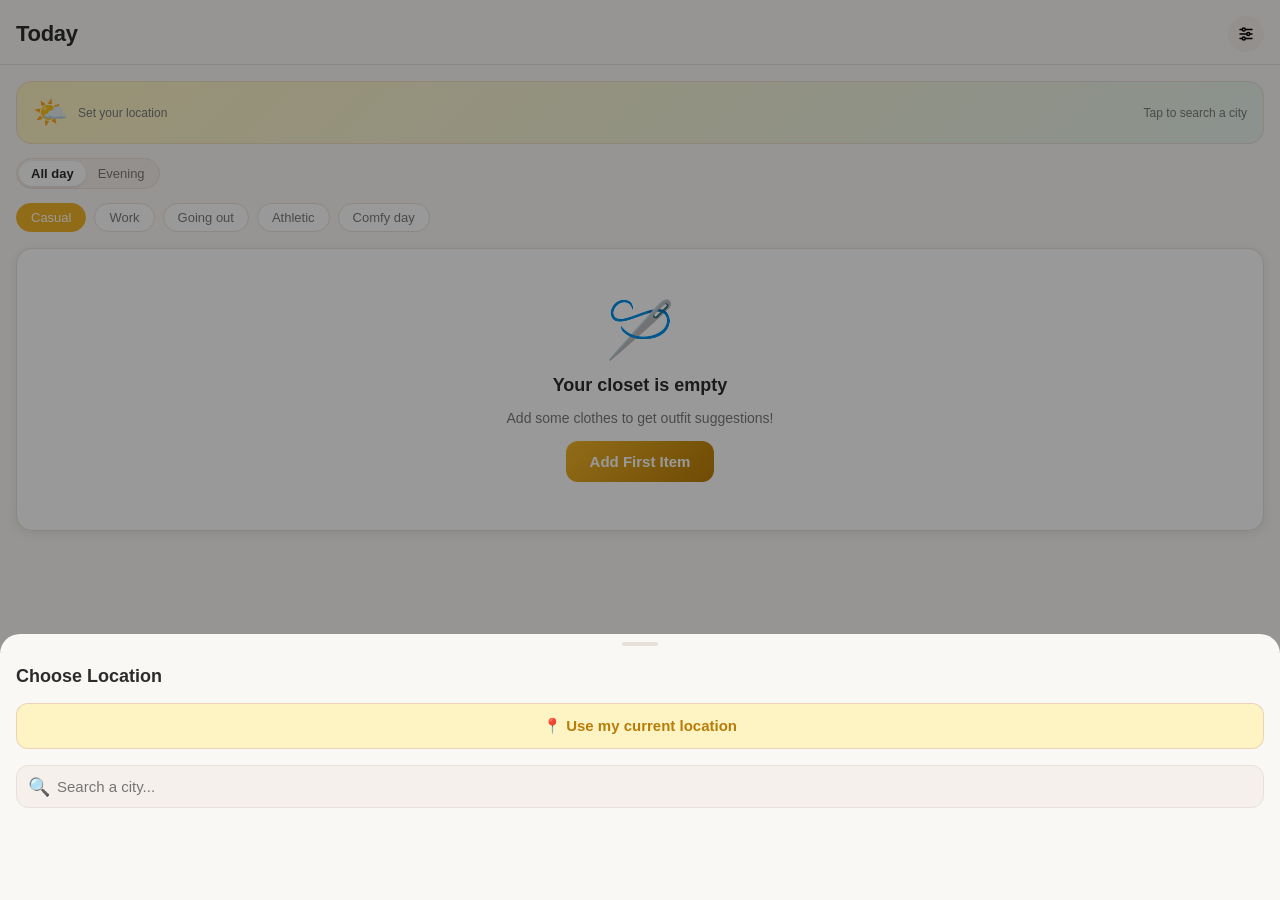
<file: index.html>
<!DOCTYPE html>
<html lang="en">
<head>
  <meta charset="UTF-8">
  <meta name="viewport" content="width=device-width, initial-scale=1.0, maximum-scale=1.0, user-scalable=no, viewport-fit=cover">
  <meta name="mobile-web-app-capable" content="yes">
  <meta name="apple-mobile-web-app-capable" content="yes">
  <meta name="apple-mobile-web-app-status-bar-style" content="default">
  <meta name="apple-mobile-web-app-title" content="Wardrobe">
  <meta name="theme-color" content="#F0B429">
  <title>Wardrobe Assistant</title>
  <link rel="icon" href="data:image/svg+xml,<svg xmlns='http://www.w3.org/2000/svg' viewBox='0 0 100 100'><rect width='100' height='100' rx='22' fill='%23F0B429'/><ellipse cx='50' cy='42' rx='21' ry='24' fill='none' stroke='white' stroke-width='4.5'/><ellipse cx='43' cy='34' rx='5' ry='3' fill='white' opacity='0.45' transform='rotate(-25 43 34)'/><rect x='45' y='65' width='10' height='6' rx='3' fill='white'/><rect x='41' y='69' width='18' height='23' rx='9' fill='white'/><path d='M18 26 L20 32 L26 34 L20 36 L18 42 L16 36 L10 34 L16 32 Z' fill='white'/><path d='M79 18 L80 22 L84 23 L80 24 L79 28 L78 24 L74 23 L78 22 Z' fill='white'/><path d='M84 54 L85 57 L88 58 L85 59 L84 62 L83 59 L80 58 L83 57 Z' fill='white'/></svg>">
  <link rel="manifest" href="manifest.json">
  <link rel="stylesheet" href="styles.css">
</head>
<body>
  <div id="app">

    <!-- ── Today Screen ── -->
    <div class="screen active" data-screen="today">
      <div class="screen-header">
        <h1>Today</h1>
        <button class="header-action" data-screen="settings" title="Settings">
          <svg width="18" height="18" viewBox="0 0 24 24" fill="none" stroke="currentColor" stroke-width="2" stroke-linecap="round" stroke-linejoin="round">
            <path d="M4 6h16M4 12h16M4 18h16"/>
            <circle cx="9" cy="6" r="2" fill="var(--surface2)" stroke="currentColor" stroke-width="2"/>
            <circle cx="15" cy="12" r="2" fill="var(--surface2)" stroke="currentColor" stroke-width="2"/>
            <circle cx="9" cy="18" r="2" fill="var(--surface2)" stroke="currentColor" stroke-width="2"/>
          </svg>
        </button>
      </div>

      <!-- Weather bar -->
      <div id="weather-bar">
        <div class="weather-left">
          <div class="weather-emoji">🌤️</div>
          <div class="weather-info">
            <div class="weather-temp">--°F</div>
            <div class="weather-desc">Loading…</div>
          </div>
        </div>
        <div>
          <div class="weather-location">📍 Detecting…</div>
          <div class="weather-change">Change ›</div>
        </div>
      </div>

      <!-- Weather alert -->
      <div id="weather-alert" class="weather-alert hidden"></div>

      <!-- Forecast window -->
      <div class="forecast-row">
        <div class="window-toggle">
          <button class="window-btn" data-window="day">All day</button>
          <button class="window-btn" data-window="evening">Evening</button>
        </div>
        <div class="forecast-range" id="forecast-range"></div>
      </div>

      <!-- Occasion selector -->
      <div class="occasion-bar">
        <button class="occasion-chip active" data-occasion="casual">Casual</button>
        <button class="occasion-chip" data-occasion="work">Work</button>
        <button class="occasion-chip" data-occasion="going out">Going out</button>
        <button class="occasion-chip" data-occasion="athletic">Athletic</button>
        <button class="occasion-chip" data-occasion="comfy">Comfy day</button>
      </div>

      <!-- Outfit card -->
      <div id="outfit-card" style="margin:14px 16px 0">
        <div class="empty-state">
          <div class="empty-icon">✨</div>
          <p>Loading your outfit…</p>
        </div>
      </div>
    </div>

    <!-- ── Closet Screen ── -->
    <div class="screen" data-screen="closet">
      <div class="screen-header"><h1>My Closet</h1><div></div></div>
    </div>

    <!-- ── History Screen ── -->
    <div class="screen" data-screen="history">
      <div class="screen-header"><h1>History</h1><div></div></div>
    </div>

    <!-- ── Settings Screen ── -->
    <div class="screen" data-screen="settings">
      <div class="screen-header"><h1>Settings</h1><div></div></div>
    </div>

    <!-- ── Add Item Screen (overlay) ── -->
    <div id="add-screen" class="screen" style="position:fixed;inset:0;z-index:50;background:var(--bg)"></div>

    <!-- ── Bottom Nav ── -->
    <nav id="nav">
      <button class="nav-btn active" data-screen="today">
        <span class="nav-icon">
          <svg width="22" height="22" viewBox="0 0 24 24" fill="none" stroke="currentColor" stroke-width="2" stroke-linecap="round">
            <circle cx="12" cy="12" r="4"/>
            <path d="M12 2v2m0 16v2M4.22 4.22l1.42 1.42m12.72 12.72 1.42 1.42M2 12h2m16 0h2M4.22 19.78l1.42-1.42M18.36 5.64l1.42-1.42"/>
          </svg>
        </span>
        <span class="nav-label">Today</span>
      </button>
      <button class="nav-btn" data-screen="closet">
        <span class="nav-icon">
          <svg width="22" height="22" viewBox="0 0 24 24" fill="none" stroke="currentColor" stroke-width="2" stroke-linecap="round" stroke-linejoin="round">
            <path d="M12 3.5a2 2 0 0 1 2 2"/>
            <line x1="12" y1="5.5" x2="12" y2="8.5"/>
            <path d="M12 8.5L3 18h18L12 8.5z"/>
          </svg>
        </span>
        <span class="nav-label">Closet</span>
      </button>
      <button class="nav-add" id="nav-add" title="Add item">＋</button>
      <button class="nav-btn" data-screen="history">
        <span class="nav-icon">
          <svg width="22" height="22" viewBox="0 0 24 24" fill="none" stroke="currentColor" stroke-width="2" stroke-linecap="round" stroke-linejoin="round">
            <rect x="3" y="4" width="18" height="18" rx="3"/>
            <path d="M16 2v4M8 2v4M3 10h18"/>
          </svg>
        </span>
        <span class="nav-label">History</span>
      </button>
      <button class="nav-btn" data-screen="settings">
        <span class="nav-icon">
          <svg width="22" height="22" viewBox="0 0 24 24" fill="none" stroke="currentColor" stroke-width="2" stroke-linecap="round">
            <path d="M4 6h16M4 12h16M4 18h16"/>
            <circle cx="9" cy="6" r="2.5" fill="var(--bg)" stroke="currentColor" stroke-width="2"/>
            <circle cx="15" cy="12" r="2.5" fill="var(--bg)" stroke="currentColor" stroke-width="2"/>
            <circle cx="9" cy="18" r="2.5" fill="var(--bg)" stroke="currentColor" stroke-width="2"/>
          </svg>
        </span>
        <span class="nav-label">Settings</span>
      </button>
    </nav>

  </div>

  <script type="module" src="js/app.js"></script>
</body>
</html>
</file>
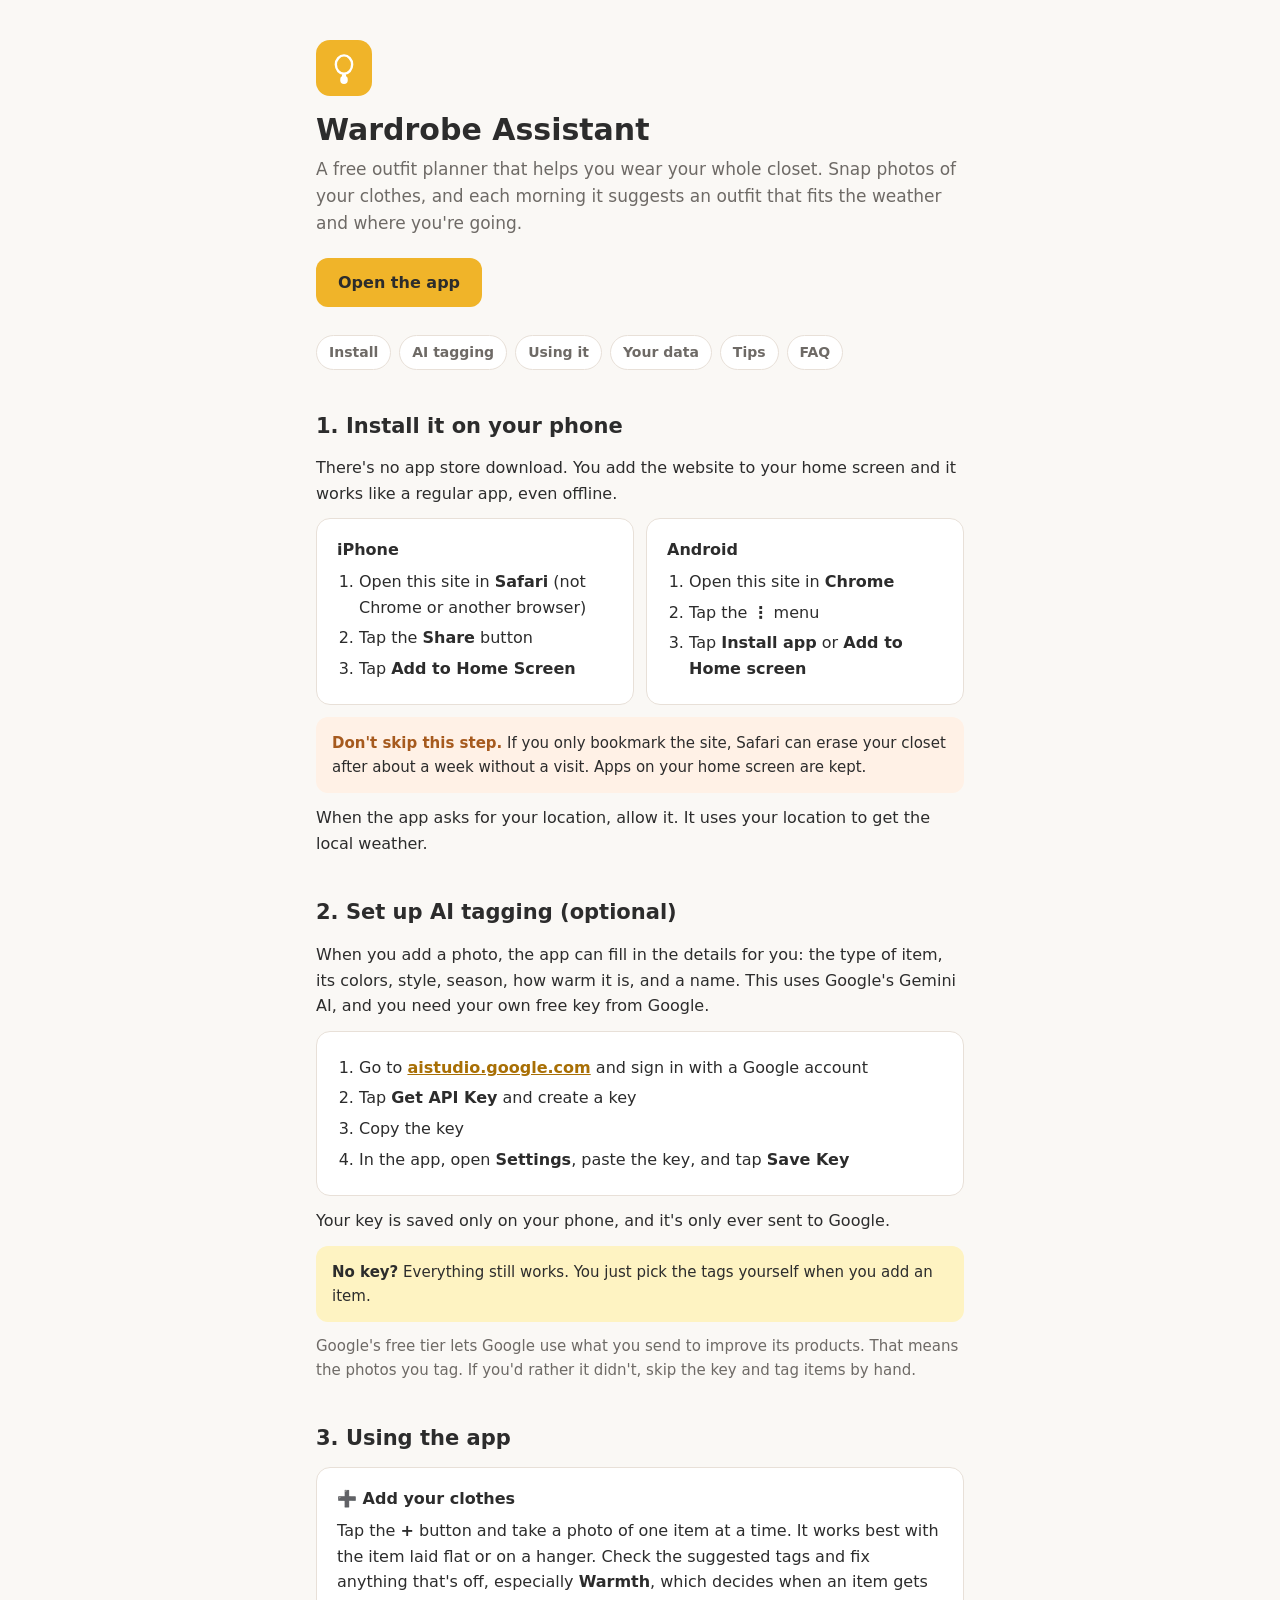
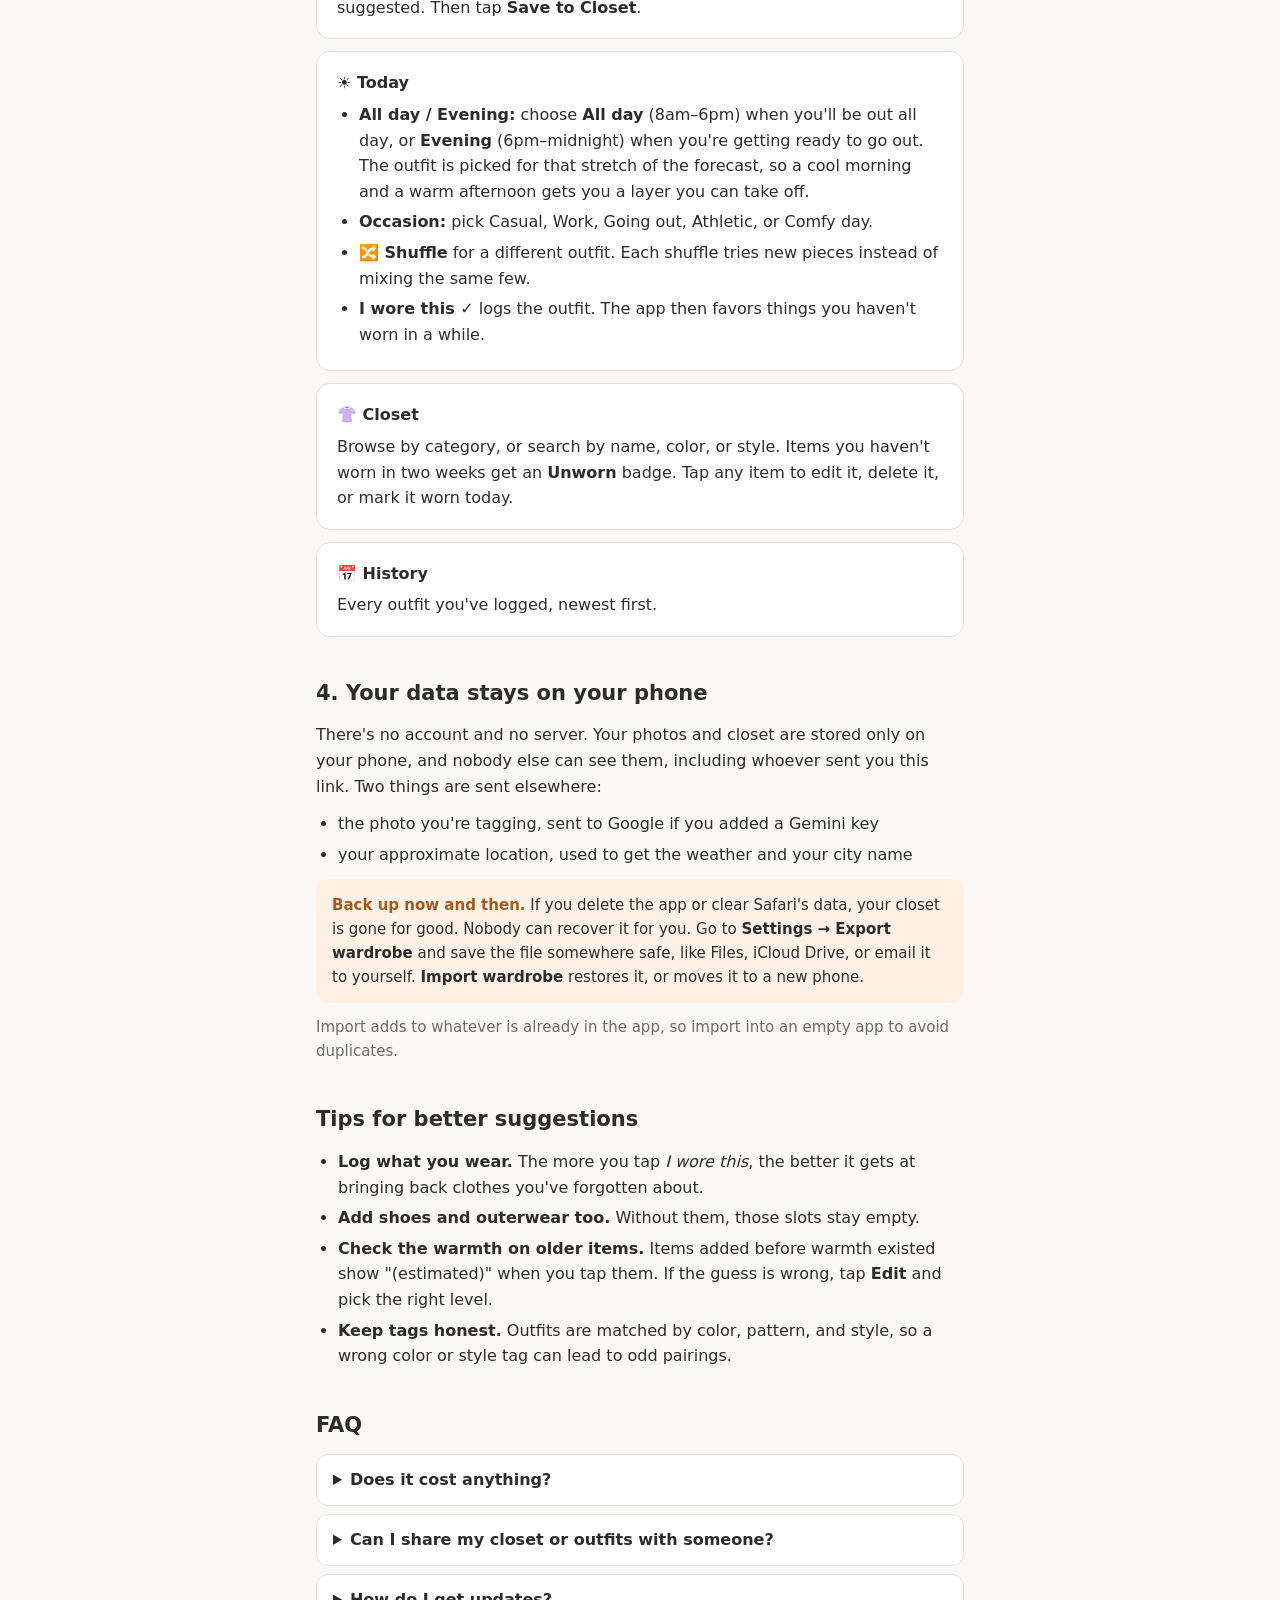
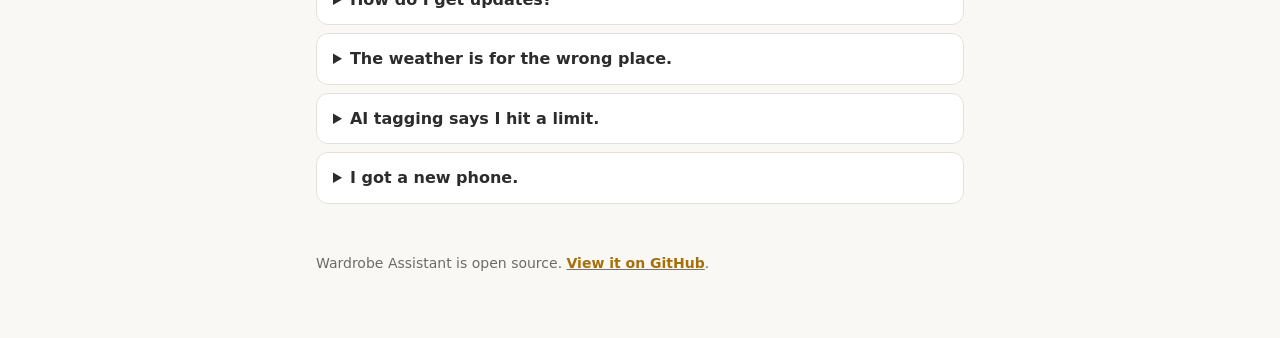
<file: help.html>
<!doctype html>
<html lang="en">
<head>
<meta charset="utf-8">
<meta name="viewport" content="width=device-width, initial-scale=1">
<title>Wardrobe Assistant Guide</title>
<meta name="description" content="How to install and use Wardrobe Assistant, a free outfit planner that keeps your closet on your own phone.">
<link rel="icon" href="data:image/svg+xml,<svg xmlns='http://www.w3.org/2000/svg' viewBox='0 0 100 100'><rect width='100' height='100' rx='22' fill='%23F0B429'/><ellipse cx='50' cy='42' rx='21' ry='24' fill='none' stroke='white' stroke-width='4.5'/><rect x='45' y='65' width='10' height='6' rx='3' fill='white'/><rect x='41' y='69' width='18' height='23' rx='9' fill='white'/></svg>">
<style>
  :root {
    --bg: #FAF8F5; --surface: #FFFFFF; --border: #E8E0D8; --text: #2C2C2C; --text2: #6E6A66;
    --primary: #F0B429; --primary-dark: #A86F05; --primary-light: #FEF3C2;
    --warn-bg: #FFF1E6; --warn: #A65A1E; --code-bg: #F2EDE7;
  }
  @media (prefers-color-scheme: dark) {
    :root:not([data-theme="light"]) {
      --bg: #1B1A18; --surface: #252320; --border: #3A3632; --text: #EDE9E4; --text2: #A8A29C;
      --primary: #F0B429; --primary-dark: #F0B429; --primary-light: #3A2F12;
      --warn-bg: #3A2617; --warn: #F0A868; --code-bg: #322F2B;
    }
  }
  :root[data-theme="dark"] {
    --bg: #1B1A18; --surface: #252320; --border: #3A3632; --text: #EDE9E4; --text2: #A8A29C;
    --primary: #F0B429; --primary-dark: #F0B429; --primary-light: #3A2F12;
    --warn-bg: #3A2617; --warn: #F0A868; --code-bg: #322F2B;
  }
  * { box-sizing: border-box; }
  body {
    margin: 0; background: var(--bg); color: var(--text);
    font: 16px/1.6 -apple-system, BlinkMacSystemFont, "Segoe UI", system-ui, sans-serif;
  }
  main { max-width: 680px; margin: 0 auto; padding: 40px 16px 64px; }
  header { margin-bottom: 28px; }
  .logo { width: 56px; height: 56px; border-radius: 14px; background: var(--primary); display: flex; align-items: center; justify-content: center; margin-bottom: 16px; }
  h1 { font-size: 30px; line-height: 1.2; margin: 0 0 8px; }
  .lede { color: var(--text2); margin: 0 0 20px; font-size: 17px; }
  .cta {
    display: inline-block; background: var(--primary); color: #2C2C2C; text-decoration: none;
    font-weight: 700; padding: 12px 22px; border-radius: 12px;
  }
  nav.toc { display: flex; flex-wrap: wrap; gap: 8px; margin: 24px 0 32px; }
  nav.toc a {
    font-size: 14px; color: var(--text2); text-decoration: none; padding: 5px 12px;
    border: 1.5px solid var(--border); border-radius: 20px; background: var(--surface);
  }
  h2 { font-size: 21px; margin: 40px 0 12px; scroll-margin-top: 16px; }
  h3 { font-size: 16px; margin: 0 0 6px; }
  p { margin: 0 0 12px; }
  ul, ol { margin: 0 0 12px; padding-left: 22px; }
  li { margin: 5px 0; }
  a { color: var(--primary-dark); font-weight: 600; overflow-wrap: anywhere; }
  code { font: 14px ui-monospace, SFMono-Regular, Menlo, monospace; background: var(--code-bg); padding: 1px 6px; border-radius: 5px; }
  .card { background: var(--surface); border: 1px solid var(--border); border-radius: 14px; padding: 18px 20px; margin-bottom: 12px; }
  .grid { display: grid; grid-template-columns: repeat(auto-fit, minmax(240px, 1fr)); gap: 12px; margin-bottom: 12px; }
  .grid .card { margin-bottom: 0; }
  .card ol, .card ul, .card p:last-child { margin-bottom: 0; }
  .callout { border-radius: 12px; padding: 14px 16px; margin: 12px 0; font-size: 15px; }
  .callout.tip { background: var(--primary-light); }
  .callout.warn { background: var(--warn-bg); }
  .callout.warn strong:first-child { color: var(--warn); }
  details { background: var(--surface); border: 1px solid var(--border); border-radius: 12px; padding: 12px 16px; margin-bottom: 8px; }
  summary { font-weight: 600; cursor: pointer; }
  details p { margin: 10px 0 0; }
  footer { margin-top: 48px; color: var(--text2); font-size: 14px; }
</style>
</head>
<body>
<main>
  <header>
    <div class="logo" aria-hidden="true">
      <svg width="34" height="34" viewBox="0 0 100 100"><ellipse cx="50" cy="40" rx="24" ry="27" fill="none" stroke="white" stroke-width="7"/><rect x="44" y="68" width="12" height="8" rx="3" fill="white"/><rect x="39" y="73" width="22" height="24" rx="11" fill="white"/></svg>
    </div>
    <h1>Wardrobe Assistant</h1>
    <p class="lede">A free outfit planner that helps you wear your whole closet. Snap photos of your clothes, and each morning it suggests an outfit that fits the weather and where you're going.</p>
    <a class="cta" href="./">Open the app</a>
  </header>

  <nav class="toc" aria-label="Contents">
    <a href="#install">Install</a>
    <a href="#ai-tagging">AI tagging</a>
    <a href="#using">Using it</a>
    <a href="#data">Your data</a>
    <a href="#tips">Tips</a>
    <a href="#faq">FAQ</a>
  </nav>

  <h2 id="install">1. Install it on your phone</h2>
  <p>There's no app store download. You add the website to your home screen and it works like a regular app, even offline.</p>
  <div class="grid">
    <div class="card">
      <h3>iPhone</h3>
      <ol>
        <li>Open this site in <strong>Safari</strong> (not Chrome or another browser)</li>
        <li>Tap the <strong>Share</strong> button</li>
        <li>Tap <strong>Add to Home Screen</strong></li>
      </ol>
    </div>
    <div class="card">
      <h3>Android</h3>
      <ol>
        <li>Open this site in <strong>Chrome</strong></li>
        <li>Tap the <strong>⋮</strong> menu</li>
        <li>Tap <strong>Install app</strong> or <strong>Add to Home screen</strong></li>
      </ol>
    </div>
  </div>
  <div class="callout warn"><strong>Don't skip this step.</strong> If you only bookmark the site, Safari can erase your closet after about a week without a visit. Apps on your home screen are kept.</div>
  <p>When the app asks for your location, allow it. It uses your location to get the local weather.</p>

  <h2 id="ai-tagging">2. Set up AI tagging (optional)</h2>
  <p>When you add a photo, the app can fill in the details for you: the type of item, its colors, style, season, how warm it is, and a name. This uses Google's Gemini AI, and you need your own free key from Google.</p>
  <div class="card">
    <ol>
      <li>Go to <a href="https://aistudio.google.com">aistudio.google.com</a> and sign in with a Google account</li>
      <li>Tap <strong>Get API Key</strong> and create a key</li>
      <li>Copy the key</li>
      <li>In the app, open <strong>Settings</strong>, paste the key, and tap <strong>Save Key</strong></li>
    </ol>
  </div>
  <p>Your key is saved only on your phone, and it's only ever sent to Google.</p>
  <div class="callout tip"><strong>No key?</strong> Everything still works. You just pick the tags yourself when you add an item.</div>
  <p style="font-size:15px;color:var(--text2)">Google's free tier lets Google use what you send to improve its products. That means the photos you tag. If you'd rather it didn't, skip the key and tag items by hand.</p>

  <h2 id="using">3. Using the app</h2>
  <div class="card">
    <h3>➕ Add your clothes</h3>
    <p>Tap the <strong>+</strong> button and take a photo of one item at a time. It works best with the item laid flat or on a hanger. Check the suggested tags and fix anything that's off, especially <strong>Warmth</strong>, which decides when an item gets suggested. Then tap <strong>Save to Closet</strong>.</p>
  </div>
  <div class="card">
    <h3>☀️ Today</h3>
    <ul>
      <li><strong>All day / Evening:</strong> choose <strong>All day</strong> (8am–6pm) when you'll be out all day, or <strong>Evening</strong> (6pm–midnight) when you're getting ready to go out. The outfit is picked for that stretch of the forecast, so a cool morning and a warm afternoon gets you a layer you can take off.</li>
      <li><strong>Occasion:</strong> pick Casual, Work, Going out, Athletic, or Comfy day.</li>
      <li><strong>🔀 Shuffle</strong> for a different outfit. Each shuffle tries new pieces instead of mixing the same few.</li>
      <li><strong>I wore this ✓</strong> logs the outfit. The app then favors things you haven't worn in a while.</li>
    </ul>
  </div>
  <div class="card">
    <h3>👚 Closet</h3>
    <p>Browse by category, or search by name, color, or style. Items you haven't worn in two weeks get an <strong>Unworn</strong> badge. Tap any item to edit it, delete it, or mark it worn today.</p>
  </div>
  <div class="card">
    <h3>📅 History</h3>
    <p>Every outfit you've logged, newest first.</p>
  </div>

  <h2 id="data">4. Your data stays on your phone</h2>
  <p>There's no account and no server. Your photos and closet are stored only on your phone, and nobody else can see them, including whoever sent you this link. Two things are sent elsewhere:</p>
  <ul>
    <li>the photo you're tagging, sent to Google if you added a Gemini key</li>
    <li>your approximate location, used to get the weather and your city name</li>
  </ul>
  <div class="callout warn"><strong>Back up now and then.</strong> If you delete the app or clear Safari's data, your closet is gone for good. Nobody can recover it for you. Go to <strong>Settings → Export wardrobe</strong> and save the file somewhere safe, like Files, iCloud Drive, or email it to yourself. <strong>Import wardrobe</strong> restores it, or moves it to a new phone.</div>
  <p style="font-size:15px;color:var(--text2)">Import adds to whatever is already in the app, so import into an empty app to avoid duplicates.</p>

  <h2 id="tips">Tips for better suggestions</h2>
  <ul>
    <li><strong>Log what you wear.</strong> The more you tap <em>I wore this</em>, the better it gets at bringing back clothes you've forgotten about.</li>
    <li><strong>Add shoes and outerwear too.</strong> Without them, those slots stay empty.</li>
    <li><strong>Check the warmth on older items.</strong> Items added before warmth existed show "(estimated)" when you tap them. If the guess is wrong, tap <strong>Edit</strong> and pick the right level.</li>
    <li><strong>Keep tags honest.</strong> Outfits are matched by color, pattern, and style, so a wrong color or style tag can lead to odd pairings.</li>
  </ul>

  <h2 id="faq">FAQ</h2>
  <details>
    <summary>Does it cost anything?</summary>
    <p>No. The app is free, and the free Gemini key is plenty for tagging a closet.</p>
  </details>
  <details>
    <summary>Can I share my closet or outfits with someone?</summary>
    <p>Not yet. Each person's closet lives only on their own phone.</p>
  </details>
  <details>
    <summary>How do I get updates?</summary>
    <p>They happen automatically. If something new doesn't show up, close the app fully and open it again.</p>
  </details>
  <details>
    <summary>The weather is for the wrong place.</summary>
    <p>Tap the location in the weather bar on the Today screen to search for a city, or to switch back to your current location.</p>
  </details>
  <details>
    <summary>AI tagging says I hit a limit.</summary>
    <p>The free key allows a limited number of requests. The app waits and retries automatically. If it still fails, try again later or tag the item by hand.</p>
  </details>
  <details>
    <summary>I got a new phone.</summary>
    <p>On the old phone, go to <strong>Settings → Export wardrobe</strong>. Move that file to the new phone, install the app there, and use <strong>Settings → Import wardrobe</strong>.</p>
  </details>

  <footer>
    Wardrobe Assistant is open source. <a href="https://github.com/sarah-glomski/wardrobe-assistant">View it on GitHub</a>.
  </footer>
</main>
</body>
</html>
</file>
<file: styles.css>
/* ── Variables ── */
:root {
  --bg: #FAF8F5;
  --surface: #FFFFFF;
  --surface2: #F5F0EC;
  --border: #E8E0D8;
  --primary: #F0B429;
  --primary-dark: #B87C08;
  --primary-light: #FEF3C2;
  --accent: #A8C4B5;
  --text: #2C2C2C;
  --text2: #7A7A7A;
  --text3: #ADADAD;
  --warning: #E8A055;
  --danger: #D96060;
  --radius: 16px;
  --radius-sm: 10px;
  --shadow: 0 2px 12px rgba(0,0,0,0.08);
  --shadow-lg: 0 8px 32px rgba(0,0,0,0.12);
  --nav-h: 72px;
  --safe-bottom: env(safe-area-inset-bottom, 0px);
  --header-h: 60px;
}

/* ── Reset ── */
*, *::before, *::after { box-sizing: border-box; margin: 0; padding: 0; }
html, body { height: 100%; overflow: hidden; }
body { font-family: -apple-system, BlinkMacSystemFont, 'Segoe UI', sans-serif; background: var(--bg); color: var(--text); -webkit-font-smoothing: antialiased; }
button { cursor: pointer; border: none; background: none; font: inherit; }
input, select, textarea { font: inherit; }
img { display: block; }
a { color: inherit; text-decoration: none; }

/* ── App Shell ── */
#app { height: 100vh; height: 100dvh; display: flex; flex-direction: column; }

/* ── Screens ── */
.screen { display: none; flex: 1; overflow-y: auto; padding-bottom: calc(var(--nav-h) + var(--safe-bottom) + 16px); }
.screen.active { display: block; }
.screen-inner { padding: 0 16px 16px; }

/* ── Header ── */
.screen-header {
  position: sticky; top: 0; z-index: 10;
  background: var(--bg); padding: 16px 16px 12px;
  display: flex; align-items: center; justify-content: space-between;
  border-bottom: 1px solid var(--border);
}
.screen-header h1 { font-size: 22px; font-weight: 700; letter-spacing: -0.3px; }
.header-action { width: 36px; height: 36px; border-radius: 50%; background: var(--surface2); display: flex; align-items: center; justify-content: center; font-size: 18px; }

/* ── Bottom Nav ── */
#nav {
  height: calc(var(--nav-h) + var(--safe-bottom));
  padding-bottom: var(--safe-bottom);
  background: var(--surface);
  border-top: 1px solid var(--border);
  display: flex; align-items: center; justify-content: space-around;
  padding-left: 8px; padding-right: 8px; flex-shrink: 0;
  position: relative; z-index: 20;
}
.nav-btn {
  display: flex; flex-direction: column; align-items: center; gap: 2px;
  padding: 6px 16px; border-radius: 12px;
  color: var(--text3); transition: color 0.15s, background 0.15s;
  min-width: 60px;
}
.nav-btn .nav-icon { width: 22px; height: 22px; display: flex; align-items: center; justify-content: center; }
.nav-btn .nav-icon svg { display: block; }
.nav-btn .nav-label { font-size: 10px; font-weight: 600; letter-spacing: 0.3px; text-transform: uppercase; }
.nav-btn.active { color: var(--primary-dark); }
.nav-btn.active .nav-icon { filter: none; }

.nav-add {
  width: 54px; height: 54px; border-radius: 50%;
  background: linear-gradient(135deg, var(--primary), var(--primary-dark));
  display: flex; align-items: center; justify-content: center;
  box-shadow: 0 4px 16px rgba(196,135,154,0.45);
  font-size: 28px; color: white; margin-top: -16px;
  transition: transform 0.15s, box-shadow 0.15s;
}
.nav-add:active { transform: scale(0.94); box-shadow: 0 2px 8px rgba(196,135,154,0.35); }

/* ── Weather Bar ── */
#weather-bar {
  background: linear-gradient(135deg, var(--primary-light), #E8F2EC);
  border-radius: var(--radius); padding: 14px 16px;
  display: flex; align-items: center; justify-content: space-between;
  margin: 16px 16px 0; cursor: pointer;
  border: 1px solid rgba(196,135,154,0.2);
}
.weather-left { display: flex; align-items: center; gap: 10px; }
.weather-emoji { font-size: 28px; }
.weather-info { display: flex; flex-direction: column; gap: 1px; }
.weather-temp { font-size: 20px; font-weight: 700; }
.weather-desc { font-size: 12px; color: var(--text2); }
.weather-location { font-size: 12px; color: var(--text2); display: flex; align-items: center; gap: 4px; justify-content: flex-end; }
.weather-change { font-size: 12px; color: var(--primary-dark); font-weight: 600; text-align: right; }

/* ── Weather Alert ── */
.weather-alert {
  margin: 8px 16px 0;
  background: rgba(232,160,85,0.12); border: 1px solid rgba(232,160,85,0.3);
  border-radius: var(--radius-sm); padding: 8px 12px;
  font-size: 13px; color: var(--warning); display: flex; gap: 6px; align-items: center;
}

/* ── Forecast Window ── */
.forecast-row { display: flex; align-items: center; justify-content: space-between; gap: 10px; margin: 14px 16px 0; }
.window-toggle { display: flex; background: var(--surface2); border: 1.5px solid var(--border); border-radius: 20px; padding: 2px; flex-shrink: 0; }
.window-btn { padding: 5px 12px; border-radius: 18px; font-size: 13px; font-weight: 500; color: var(--text2); transition: all 0.15s; }
.window-btn.active { background: var(--surface); color: var(--text); font-weight: 600; box-shadow: 0 1px 3px rgba(0,0,0,0.1); }
.forecast-range { font-size: 12px; color: var(--text2); text-align: right; }

/* ── Occasion Bar ── */
.occasion-bar { display: flex; gap: 8px; margin: 14px 16px 0; overflow-x: auto; padding-bottom: 2px; scrollbar-width: none; }
.occasion-bar::-webkit-scrollbar { display: none; }
.occasion-chip {
  padding: 6px 14px; border-radius: 20px; font-size: 13px; font-weight: 500;
  background: var(--surface); border: 1.5px solid var(--border);
  color: var(--text2); white-space: nowrap; transition: all 0.15s;
}
.occasion-chip.active { background: var(--primary); border-color: var(--primary); color: white; }

/* ── Outfit Card ── */
#outfit-card {
  margin: 14px 16px 0;
  background: var(--surface); border-radius: var(--radius);
  border: 1px solid var(--border); overflow: hidden;
  box-shadow: var(--shadow);
}
.outfit-label {
  padding: 10px 14px; font-size: 12px; color: var(--text2); font-weight: 500;
  border-bottom: 1px solid var(--border); background: var(--surface2);
  display: flex; align-items: center; gap: 6px;
}
.outfit-advice {
  padding: 8px 14px; font-size: 12px; color: var(--primary-dark); font-weight: 500;
  border-bottom: 1px solid var(--border); background: var(--primary-light);
}
.outfit-grid {
  display: grid; grid-template-columns: repeat(2, 1fr);
  gap: 1px; background: var(--border);
}
.outfit-piece {
  background: var(--surface); aspect-ratio: 1;
  display: flex; align-items: center; justify-content: center;
  position: relative; overflow: hidden; cursor: pointer;
}
.outfit-piece img { width: 100%; height: 100%; object-fit: cover; }
.outfit-piece-label {
  position: absolute; bottom: 0; left: 0; right: 0;
  padding: 4px 8px; background: rgba(0,0,0,0.45);
  font-size: 10px; font-weight: 600; color: white;
  text-transform: uppercase; letter-spacing: 0.5px;
}
.outfit-piece-empty {
  width: 100%; height: 100%; background: var(--surface2);
  display: flex; flex-direction: column; align-items: center; justify-content: center;
  gap: 4px; color: var(--text3); font-size: 11px;
}
.outfit-piece-empty span { font-size: 28px; }
.outfit-piece.wide { grid-column: span 2; }

.outfit-actions { padding: 14px; display: flex; gap: 10px; }
.btn-wear {
  flex: 1; padding: 13px; border-radius: 12px;
  background: linear-gradient(135deg, var(--primary), var(--primary-dark));
  color: white; font-size: 15px; font-weight: 600;
  transition: opacity 0.15s, transform 0.15s;
}
.btn-wear:active { opacity: 0.85; transform: scale(0.97); }
.btn-shuffle {
  width: 48px; height: 48px; border-radius: 12px; border: 1.5px solid var(--border);
  background: var(--surface2); font-size: 20px; display: flex; align-items: center; justify-content: center;
  transition: background 0.15s;
}
.btn-shuffle:active { background: var(--border); }

/* ── Empty State ── */
.empty-state {
  padding: 48px 24px; text-align: center; display: flex; flex-direction: column; align-items: center; gap: 12px;
}
.empty-state .empty-icon { font-size: 56px; }
.empty-state h3 { font-size: 18px; font-weight: 600; }
.empty-state p { font-size: 14px; color: var(--text2); line-height: 1.5; }
.btn-primary {
  padding: 12px 24px; border-radius: 12px; font-size: 15px; font-weight: 600;
  background: linear-gradient(135deg, var(--primary), var(--primary-dark)); color: white;
  transition: opacity 0.15s;
}
.btn-primary:active { opacity: 0.85; }

/* ── Closet Search ── */
.search-bar-wrap { padding: 8px 16px 0; }
.search-input {
  width: 100%; padding: 10px 14px; border-radius: 12px;
  border: 1.5px solid var(--border); background: var(--surface);
  font-size: 15px; color: var(--text); outline: none;
  transition: border-color 0.15s;
}
.search-input:focus { border-color: var(--primary); }

/* ── Closet ── */
.category-tabs { display: flex; gap: 6px; overflow-x: auto; padding: 16px 16px 0; scrollbar-width: none; }
.category-tabs::-webkit-scrollbar { display: none; }
.cat-tab {
  padding: 6px 14px; border-radius: 20px; font-size: 13px; font-weight: 500;
  background: var(--surface); border: 1.5px solid var(--border);
  color: var(--text2); white-space: nowrap; transition: all 0.15s; flex-shrink: 0;
}
.cat-tab.active { background: var(--primary); border-color: var(--primary); color: white; }

.closet-grid {
  display: grid; grid-template-columns: repeat(3, 1fr); gap: 8px;
  padding: 12px 16px 0;
}
.closet-item {
  border-radius: var(--radius-sm); overflow: hidden; cursor: pointer;
  background: var(--surface); border: 1.5px solid var(--border);
  transition: transform 0.15s; position: relative;
}
.closet-item:active { transform: scale(0.97); }
.closet-item img { width: 100%; aspect-ratio: 1; object-fit: cover; }
.closet-item-info { padding: 6px 7px; }
.closet-item-name { font-size: 11px; font-weight: 600; white-space: nowrap; overflow: hidden; text-overflow: ellipsis; }
.closet-item-sub { font-size: 10px; color: var(--text3); margin-top: 1px; }
.unworn-badge {
  position: absolute; top: 6px; right: 6px;
  background: var(--primary); color: white; font-size: 9px; font-weight: 700;
  padding: 2px 5px; border-radius: 6px; text-transform: uppercase; letter-spacing: 0.3px;
}

/* ── Item Detail Sheet ── */
.sheet-overlay {
  position: fixed; inset: 0; z-index: 100;
  background: rgba(0,0,0,0.4); display: flex; align-items: flex-end;
  animation: fadeIn 0.2s;
}
.sheet {
  width: 100%; max-height: 90vh; overflow-y: auto;
  background: var(--bg); border-radius: 20px 20px 0 0;
  padding: 8px 0 32px; animation: slideUp 0.25s ease-out;
}
@keyframes fadeIn { from { opacity: 0; } to { opacity: 1; } }
@keyframes slideUp { from { transform: translateY(100%); } to { transform: translateY(0); } }
.sheet-handle { width: 36px; height: 4px; background: var(--border); border-radius: 2px; margin: 0 auto 16px; }
.sheet-photo { width: 100%; max-height: 320px; object-fit: contain; background: var(--surface2); }
.sheet-body { padding: 16px; }
.sheet-title { font-size: 20px; font-weight: 700; margin-bottom: 4px; }
.sheet-meta { font-size: 13px; color: var(--text2); margin-bottom: 16px; }
.tags-row { display: flex; flex-wrap: wrap; gap: 6px; margin-bottom: 12px; }
.tag { padding: 4px 10px; border-radius: 8px; font-size: 12px; font-weight: 500; }
.tag-color { background: var(--surface2); border: 1px solid var(--border); }
.tag-vibe { background: var(--primary-light); color: var(--primary-dark); }
.tag-season { background: rgba(168,196,181,0.25); color: #4a7a63; }
.sheet-actions { display: flex; gap: 8px; margin-top: 16px; }
.btn-secondary { flex: 1; padding: 12px; border-radius: 12px; font-size: 14px; font-weight: 600; background: var(--surface2); border: 1.5px solid var(--border); color: var(--text); }
.btn-danger { padding: 12px 18px; border-radius: 12px; font-size: 14px; font-weight: 600; background: rgba(217,96,96,0.1); color: var(--danger); border: 1.5px solid rgba(217,96,96,0.2); }

/* ── Add Item Screen ── */
#add-screen { display: none; padding-bottom: 0; }
#add-screen.active { display: flex; flex-direction: column; }
.add-header { padding: 16px; display: flex; align-items: center; gap: 12px; border-bottom: 1px solid var(--border); flex-shrink: 0; }
.add-header h2 { font-size: 18px; font-weight: 700; flex: 1; }
.btn-close { width: 32px; height: 32px; border-radius: 50%; background: var(--surface2); display: flex; align-items: center; justify-content: center; font-size: 18px; }

.add-content { flex: 1; overflow-y: auto; padding-bottom: 16px; }

.photo-zone {
  margin: 16px; aspect-ratio: 1; border-radius: var(--radius);
  border: 2px dashed var(--border); background: var(--surface2);
  display: flex; flex-direction: column; align-items: center; justify-content: center;
  gap: 10px; cursor: pointer; overflow: hidden; position: relative;
}
.photo-zone img { position: absolute; inset: 0; width: 100%; height: 100%; object-fit: cover; border: none; }
.photo-zone-text { text-align: center; }
.photo-zone-text span { font-size: 48px; display: block; margin-bottom: 8px; }
.photo-zone-text p { font-size: 14px; font-weight: 600; color: var(--text2); }
.photo-zone-text small { font-size: 12px; color: var(--text3); }
.photo-change { position: absolute; top: 10px; right: 10px; background: rgba(0,0,0,0.5); color: white; border-radius: 8px; padding: 4px 10px; font-size: 12px; font-weight: 600; }

.analyzing-overlay {
  position: absolute; inset: 0; background: rgba(250,248,245,0.92);
  display: flex; flex-direction: column; align-items: center; justify-content: center;
  gap: 10px;
}
.analyzing-overlay p { font-size: 14px; font-weight: 600; color: var(--primary-dark); }
.spinner { width: 32px; height: 32px; border: 3px solid var(--primary-light); border-top-color: var(--primary); border-radius: 50%; animation: spin 0.8s linear infinite; }
@keyframes spin { to { transform: rotate(360deg); } }

.field-section { margin: 0 16px 20px; }
.field-label { font-size: 13px; font-weight: 700; color: var(--text2); text-transform: uppercase; letter-spacing: 0.5px; margin-bottom: 10px; }
.chips-wrap { display: flex; flex-wrap: wrap; gap: 7px; }

.chip {
  padding: 6px 13px; border-radius: 20px; font-size: 13px; font-weight: 500;
  border: 1.5px solid var(--border); background: var(--surface);
  color: var(--text2); cursor: pointer; transition: all 0.12s; user-select: none;
}
.chip.selected { background: var(--primary); border-color: var(--primary); color: white; }
.chip.suggested { border-color: var(--primary-light); background: var(--primary-light); color: var(--primary-dark); }
.chip.suggested.selected { background: var(--primary); border-color: var(--primary); color: white; }
.chip-add { background: var(--surface2); border-style: dashed; }

.color-chip {
  padding: 6px 12px; border-radius: 20px; font-size: 13px;
  border: 1.5px solid var(--border); display: flex; align-items: center; gap: 6px;
  cursor: pointer; transition: all 0.12s; background: var(--surface); color: var(--text2); font-weight: 500;
}
.color-chip .swatch { width: 12px; height: 12px; border-radius: 50%; border: 1px solid rgba(0,0,0,0.1); flex-shrink: 0; }
.color-chip.selected { border-color: var(--primary); background: var(--primary-light); color: var(--primary-dark); }

.name-input {
  width: 100%; padding: 12px 14px; border-radius: 12px;
  border: 1.5px solid var(--border); background: var(--surface);
  font-size: 15px; color: var(--text); outline: none;
  transition: border-color 0.15s;
}
.name-input:focus { border-color: var(--primary); }

.save-row { padding: 16px; padding-bottom: max(16px, calc(env(safe-area-inset-bottom, 0px) + 8px)); }
.btn-save {
  width: 100%; padding: 15px; border-radius: 14px; font-size: 16px; font-weight: 700;
  background: linear-gradient(135deg, var(--primary), var(--primary-dark)); color: white;
  transition: opacity 0.15s; box-shadow: 0 4px 16px rgba(196,135,154,0.35);
}
.btn-save:disabled { opacity: 0.45; }
.btn-save:active:not(:disabled) { opacity: 0.85; }

/* ── History Screen ── */
.history-list { padding: 16px; display: flex; flex-direction: column; gap: 12px; }
.history-entry { background: var(--surface); border-radius: var(--radius-sm); border: 1px solid var(--border); overflow: hidden; }
.history-date { padding: 10px 12px; font-size: 12px; font-weight: 700; color: var(--text2); background: var(--surface2); text-transform: uppercase; letter-spacing: 0.5px; }
.history-pieces { display: flex; gap: 6px; padding: 10px 12px; overflow-x: auto; scrollbar-width: none; }
.history-pieces::-webkit-scrollbar { display: none; }
.history-thumb { width: 64px; height: 64px; border-radius: 8px; object-fit: cover; flex-shrink: 0; border: 1px solid var(--border); }

/* ── Location Sheet ── */
.location-sheet-inner { padding: 0 16px 32px; }
.location-title { font-size: 18px; font-weight: 700; padding: 4px 0 16px; }
.location-search-wrap { position: relative; margin-bottom: 12px; }
.location-search {
  width: 100%; padding: 12px 14px 12px 40px; border-radius: 12px;
  border: 1.5px solid var(--border); background: var(--surface2);
  font-size: 15px; color: var(--text); outline: none;
}
.location-search:focus { border-color: var(--primary); background: var(--surface); }
.search-icon { position: absolute; left: 12px; top: 50%; transform: translateY(-50%); font-size: 18px; }
.location-results { display: flex; flex-direction: column; gap: 2px; margin-bottom: 16px; }
.location-result {
  padding: 12px 14px; border-radius: 10px; font-size: 14px;
  background: var(--surface); border: 1px solid var(--border); cursor: pointer; transition: background 0.12s;
}
.location-result:active { background: var(--surface2); }
.location-saved-title { font-size: 12px; font-weight: 700; color: var(--text3); text-transform: uppercase; letter-spacing: 0.5px; margin-bottom: 8px; }
.saved-locations { display: flex; flex-direction: column; gap: 6px; }
.saved-loc-btn {
  display: flex; align-items: center; gap: 10px; padding: 12px 14px;
  background: var(--surface2); border-radius: 10px; font-size: 14px; font-weight: 500;
  text-align: left; width: 100%; transition: background 0.12s;
}
.saved-loc-btn:active { background: var(--border); }
.use-current-btn {
  width: 100%; padding: 13px; border-radius: 12px; margin-bottom: 16px;
  background: var(--primary-light); color: var(--primary-dark); font-size: 15px; font-weight: 600;
  display: flex; align-items: center; justify-content: center; gap: 8px; border: 1px solid rgba(196,135,154,0.3);
}

/* ── Settings screen ── */
.settings-section { margin: 0 16px 24px; }
.settings-label { font-size: 13px; font-weight: 700; color: var(--text2); text-transform: uppercase; letter-spacing: 0.5px; margin-bottom: 8px; }
.settings-input {
  width: 100%; padding: 13px 14px; border-radius: 12px;
  border: 1.5px solid var(--border); background: var(--surface);
  font-size: 15px; color: var(--text); outline: none;
}
.settings-input:focus { border-color: var(--primary); }
.settings-hint { font-size: 12px; color: var(--text3); margin-top: 6px; line-height: 1.5; }
.settings-save { width: 100%; padding: 13px; border-radius: 12px; font-size: 15px; font-weight: 600; background: var(--primary); color: white; margin-top: 12px; }

/* ── Pull to Refresh ── */
.pull-indicator {
  height: 0; overflow: hidden; opacity: 0;
  display: flex; align-items: center; justify-content: center;
  transition: height 0.22s ease-out, opacity 0.22s;
}
.pull-spinner {
  width: 26px; height: 26px;
  border: 2.5px solid var(--primary-light);
  border-top-color: var(--primary);
  border-radius: 50%;
  transition: transform 0.08s linear;
}
.pull-indicator.refreshing .pull-spinner {
  animation: spin 0.7s linear infinite;
  transition: none;
}

/* ── Toast ── */
.toast {
  position: fixed; bottom: calc(var(--nav-h) + 12px); left: 50%; transform: translateX(-50%) translateY(0);
  background: var(--text); color: white; padding: 10px 18px; border-radius: 10px;
  font-size: 14px; font-weight: 500; z-index: 200; white-space: nowrap;
  animation: toastIn 0.25s ease-out; pointer-events: none;
}
.toast.hiding { animation: toastOut 0.25s ease-in forwards; }
@keyframes toastIn { from { opacity: 0; transform: translateX(-50%) translateY(12px); } to { opacity: 1; transform: translateX(-50%) translateY(0); } }
@keyframes toastOut { to { opacity: 0; transform: translateX(-50%) translateY(12px); } }

/* ── Scrollbar ── */
::-webkit-scrollbar { width: 0; }

/* ── Utility ── */
.hidden { display: none !important; }
.text-center { text-align: center; }
</file>
